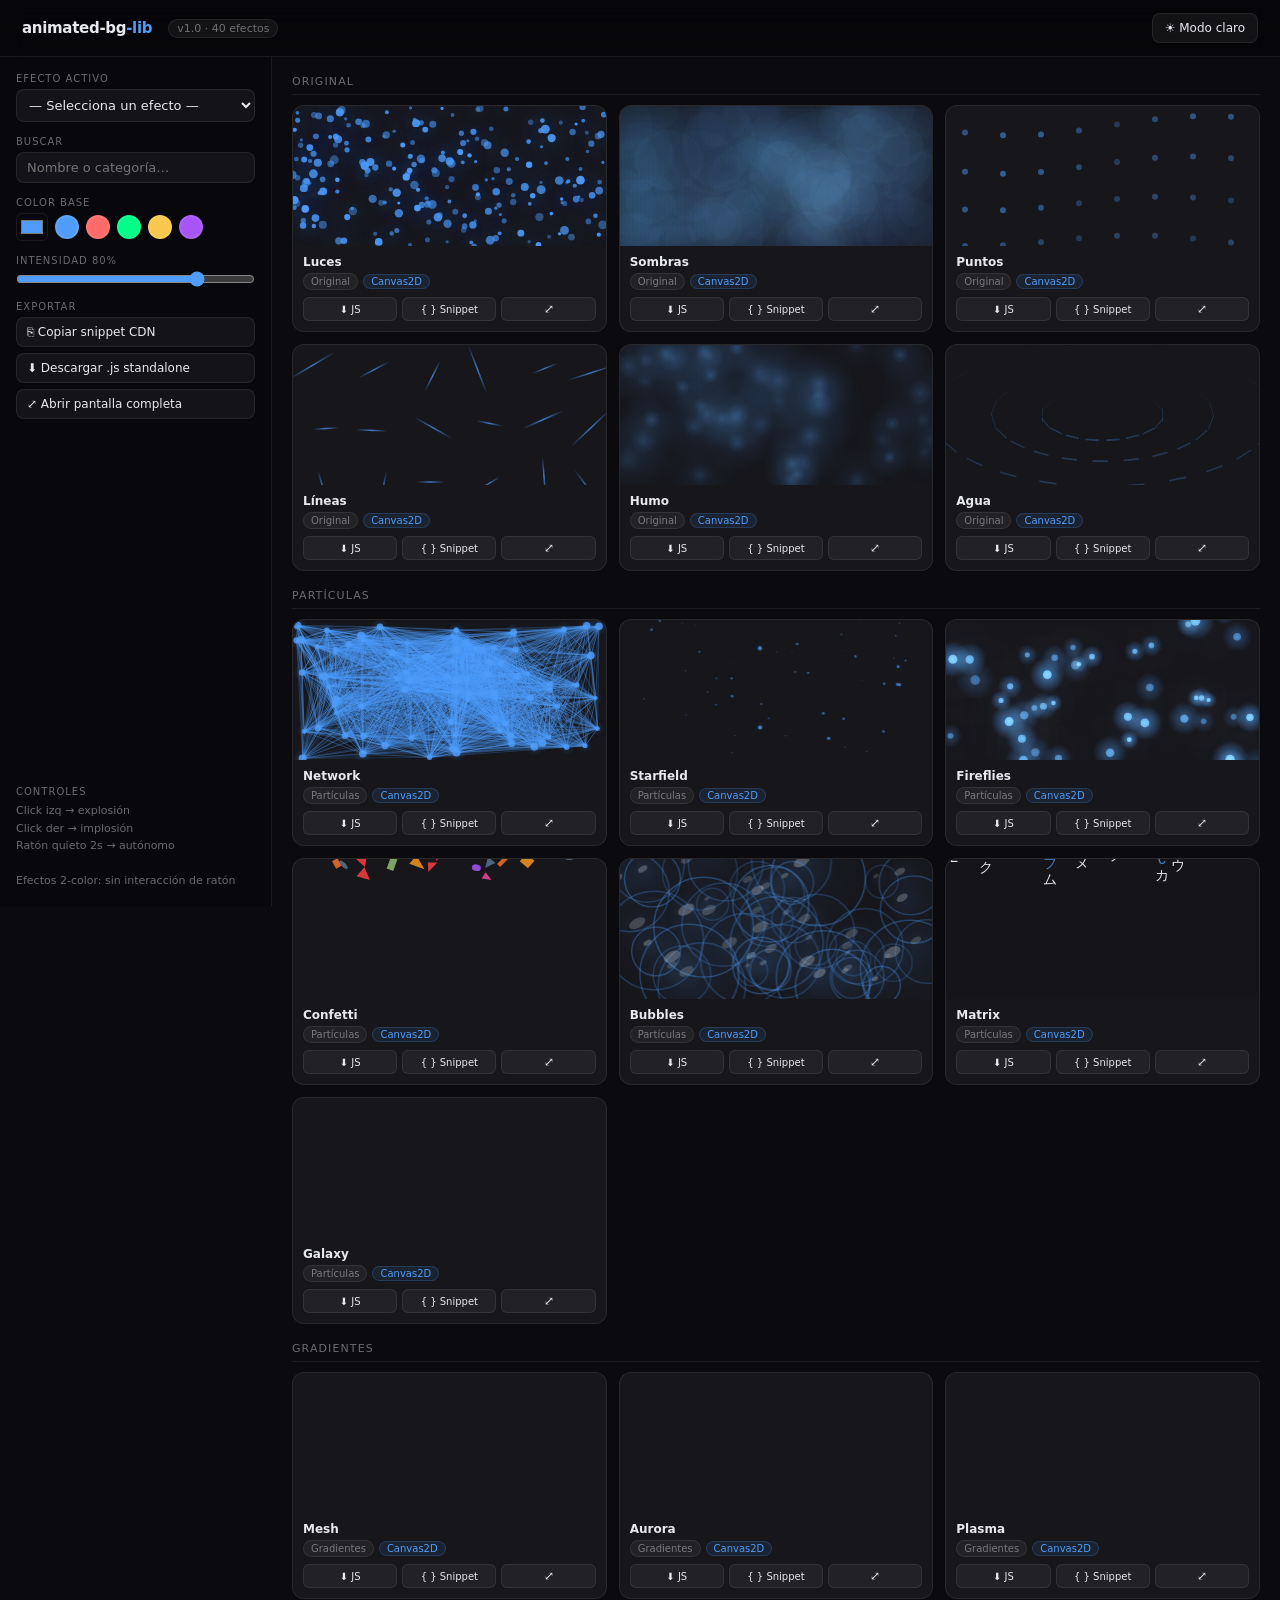
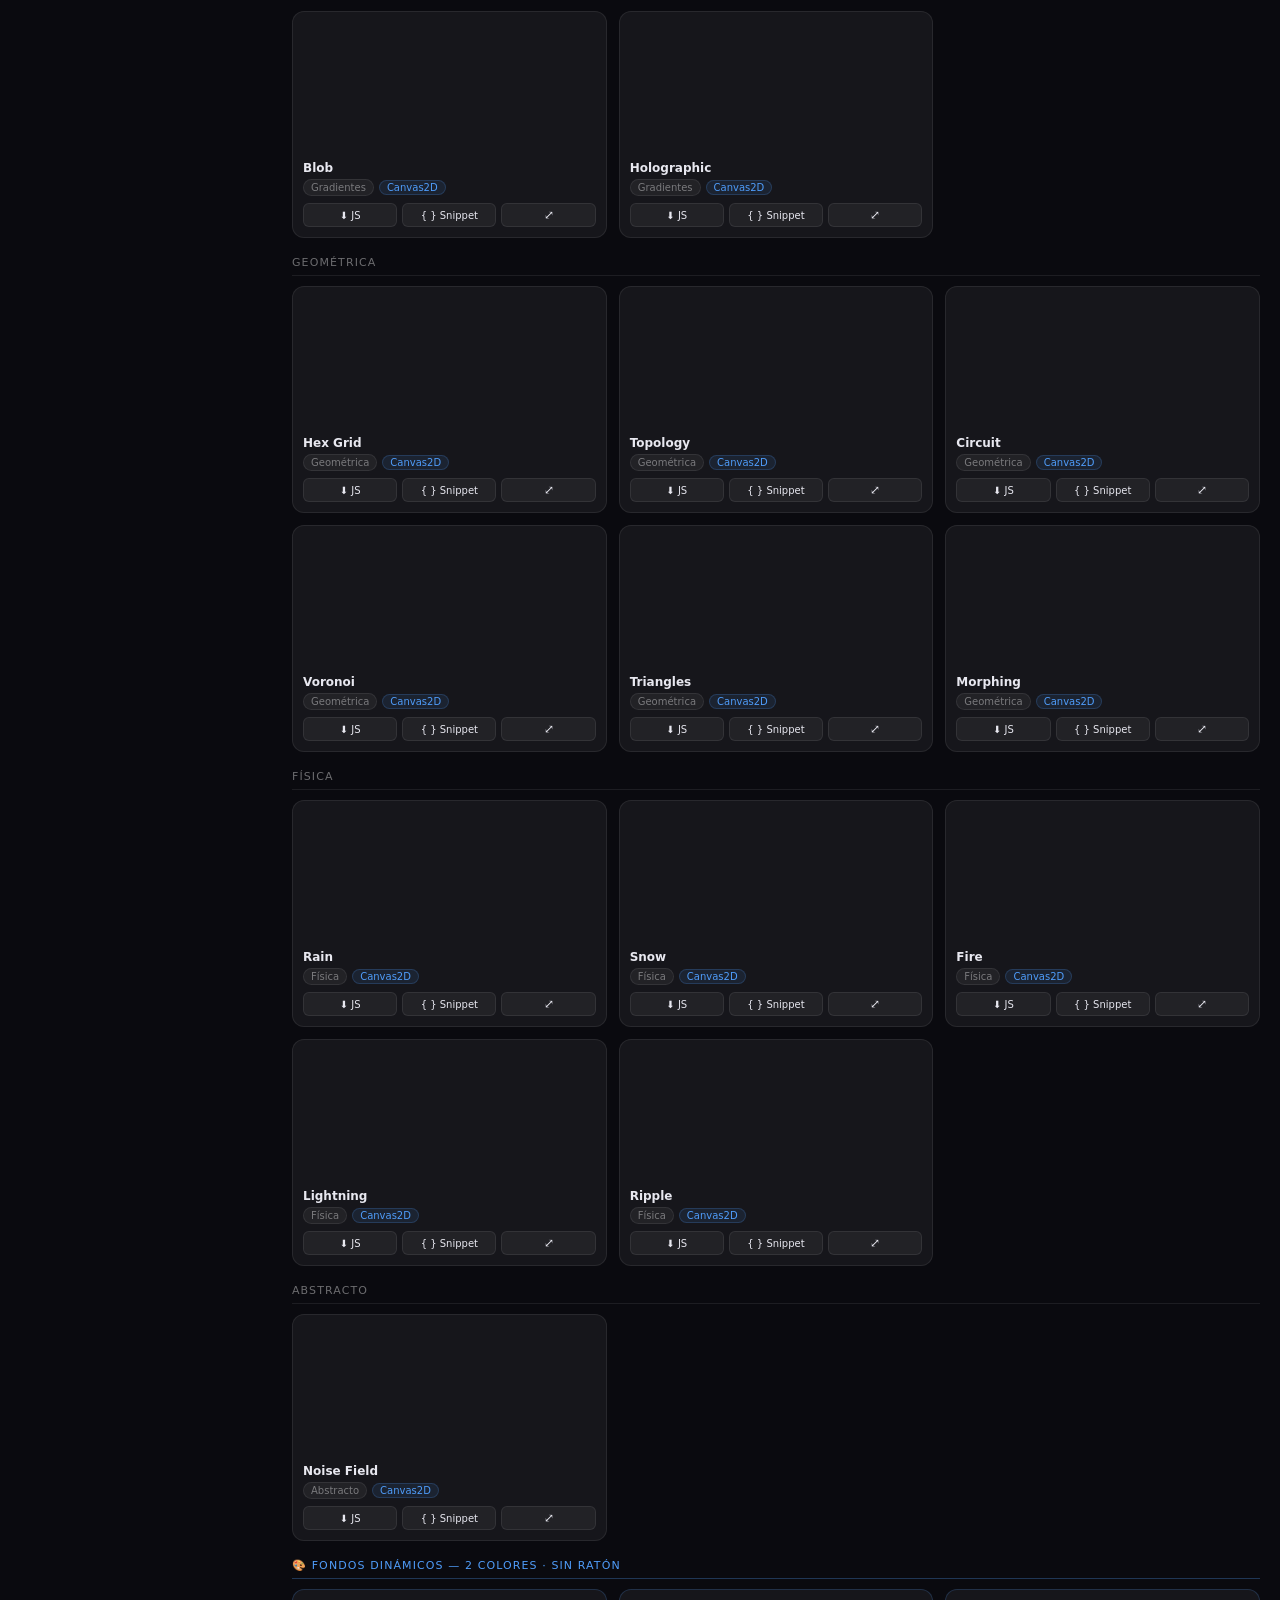
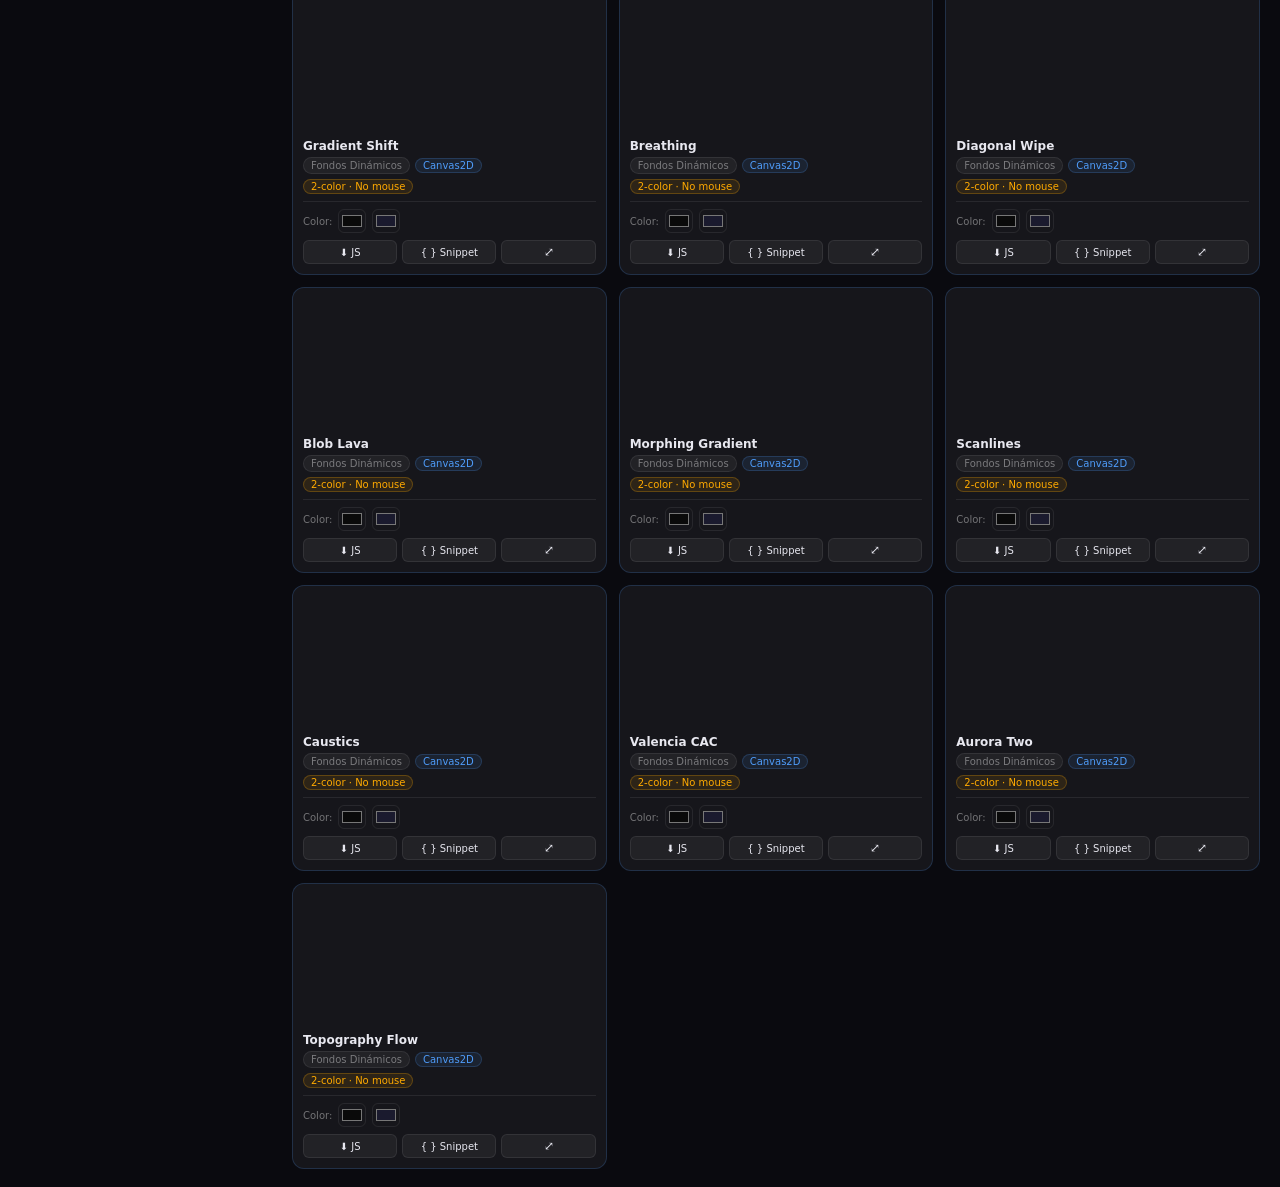
<file: index.html>
<!DOCTYPE html>
<html lang="en">
<head>
  <meta charset="UTF-8">
  <meta name="viewport" content="width=device-width,initial-scale=1">
  <title>animated-bg-lib — 40 Canvas Effects</title>
  <style>
    *, *::before, *::after { box-sizing: border-box; margin: 0; padding: 0; }
    :root {
      --bg: #0a0a0f; --surface: rgba(255,255,255,0.05); --border: rgba(255,255,255,0.08);
      --text: #e8e8f0; --muted: rgba(255,255,255,0.4); --accent: #4f9cf9;
      --panel-w: 272px; --radius: 12px;
    }
    body.light {
      --bg: #f0f0f5; --surface: rgba(0,0,0,0.04); --border: rgba(0,0,0,0.08);
      --text: #111; --muted: rgba(0,0,0,0.45);
    }
    body { background: var(--bg); color: var(--text); font-family: 'Segoe UI', system-ui, sans-serif; min-height: 100vh; display: flex; flex-direction: column; }

    header { display: flex; align-items: center; justify-content: space-between; padding: 13px 22px; border-bottom: 1px solid var(--border); background: rgba(0,0,0,0.35); backdrop-filter: blur(14px); position: sticky; top: 0; z-index: 50; }
    .logo { font-size: 15px; font-weight: 700; letter-spacing: -.02em; }
    .logo span { color: var(--accent); }
    .badge { font-size: 11px; color: var(--muted); background: var(--surface); border: 1px solid var(--border); border-radius: 20px; padding: 2px 8px; margin-left: 8px; }
    .btn-icon { background: var(--surface); border: 1px solid var(--border); border-radius: 8px; padding: 7px 12px; color: var(--text); cursor: pointer; font-size: 12px; transition: background .15s; font-family: inherit; }
    .btn-icon:hover { background: rgba(255,255,255,0.1); }

    .layout { display: flex; flex: 1; }

    .side-panel { width: var(--panel-w); flex-shrink: 0; padding: 16px; border-right: 1px solid var(--border); display: flex; flex-direction: column; gap: 14px; background: rgba(0,0,0,0.2); overflow-y: auto; height: calc(100vh - 51px); position: sticky; top: 51px; }
    .p-label { font-size: 10px; text-transform: uppercase; letter-spacing: .1em; color: var(--muted); margin-bottom: 5px; }
    input[type=search] { width: 100%; background: var(--surface); border: 1px solid var(--border); border-radius: 8px; color: var(--text); padding: 7px 10px; font-size: 13px; outline: none; font-family: inherit; }
    input[type=search]:focus { border-color: var(--accent); }
    #effect-sel { width: 100%; background: var(--surface); border: 1px solid var(--border); border-radius: 8px; color: var(--text); padding: 7px 8px; font-size: 13px; cursor: pointer; font-family: inherit; outline: none; }
    #effect-sel option, #effect-sel optgroup { background: #1a1a2e; color: #eee; }
    body.light #effect-sel option, body.light #effect-sel optgroup { background: #fff; color: #111; }
    .color-row { display: flex; align-items: center; gap: 7px; flex-wrap: wrap; }
    input[type=color] { width: 32px; height: 28px; border: 1px solid var(--border); border-radius: 6px; cursor: pointer; background: none; padding: 2px; flex-shrink: 0; }
    .sw { width: 24px; height: 24px; border-radius: 50%; border: 2px solid var(--border); cursor: pointer; flex-shrink: 0; transition: transform .15s; }
    .sw:hover { transform: scale(1.2); }
    input[type=range] { width: 100%; accent-color: var(--accent); cursor: pointer; }
    .cat-badge { font-size: 10px; padding: 2px 7px; border-radius: 10px; background: var(--surface); border: 1px solid var(--border); color: var(--muted); }
    .p-section { display: flex; flex-direction: column; }
    .export-col { display: flex; flex-direction: column; gap: 6px; }
    .exp-btn { background: var(--surface); border: 1px solid var(--border); border-radius: 8px; color: var(--text); padding: 7px 10px; cursor: pointer; font-size: 12px; text-align: left; transition: background .15s; font-family: inherit; width: 100%; }
    .exp-btn:hover { background: rgba(79,156,249,0.12); border-color: rgba(79,156,249,0.4); }
    .hint { font-size: 11px; color: var(--muted); line-height: 1.6; }

    .grid-area { flex: 1; padding: 18px 20px; overflow-y: auto; }
    .cat-header { font-size: 11px; text-transform: uppercase; letter-spacing: .1em; color: var(--muted); margin: 18px 0 10px; border-bottom: 1px solid var(--border); padding-bottom: 6px; }
    .cat-header:first-child { margin-top: 0; }
    .cat-header.two-color-hdr { color: var(--accent); border-color: rgba(79,156,249,0.3); }
    .grid { display: grid; grid-template-columns: repeat(auto-fill, minmax(250px,1fr)); gap: 12px; }

    /* ── Cards ── */
    .card { border-radius: var(--radius); overflow: hidden; border: 1px solid var(--border); background: var(--surface); cursor: pointer; position: relative; transition: transform .2s, box-shadow .2s, border-color .2s; }
    .card:hover { transform: translateY(-3px); box-shadow: 0 14px 44px rgba(0,0,0,0.55); border-color: rgba(79,156,249,0.35); }
    .card.selected { border-color: var(--accent); box-shadow: 0 0 0 2px rgba(79,156,249,0.25); }
    .card.two-color { border-color: rgba(79,156,249,0.2); }
    canvas.prev { display: block; width: 100%; height: 140px; }
    .card-info { padding: 9px 10px 10px; }
    .card-title { font-size: 12px; font-weight: 600; }
    .card-meta { display: flex; gap: 5px; margin-top: 4px; align-items: center; flex-wrap: wrap; }
    .tech-badge { font-size: 10px; padding: 1px 7px; border-radius: 10px; background: rgba(79,156,249,0.1); border: 1px solid rgba(79,156,249,0.2); color: var(--accent); }
    .nc-badge { font-size: 10px; padding: 1px 7px; border-radius: 10px; background: rgba(255,170,0,0.1); border: 1px solid rgba(255,170,0,0.25); color: #ffaa00; }

    /* Two-color controls inside card */
    .tc-controls { display: flex; align-items: center; gap: 6px; margin-top: 7px; padding-top: 7px; border-top: 1px solid var(--border); }
    .tc-label { font-size: 10px; color: var(--muted); flex-shrink: 0; }
    .tc-controls input[type=color] { width: 28px; height: 24px; padding: 1px; }

    /* Card action buttons */
    .card-actions { display: flex; gap: 5px; margin-top: 7px; }
    .ca-btn { flex: 1; font-size: 10px; padding: 4px 6px; background: var(--surface); border: 1px solid var(--border); border-radius: 6px; color: var(--text); cursor: pointer; text-align: center; transition: background .15s; font-family: inherit; }
    .ca-btn:hover { background: rgba(79,156,249,0.12); border-color: var(--accent); color: var(--accent); }
    .fs-card-btn { font-size: 12px; }

    .hidden { display: none !important; }

    #toast { position: fixed; bottom: 22px; right: 22px; background: #1a1a2e; border: 1px solid rgba(79,156,249,0.3); color: #fff; padding: 10px 16px; border-radius: 9px; font-size: 13px; z-index: 200; transform: translateY(50px); opacity: 0; transition: all .28s; pointer-events: none; }
    #toast.show { transform: translateY(0); opacity: 1; }
  </style>
</head>
<body>
  <header>
    <div style="display:flex;align-items:center;gap:8px">
      <div class="logo">animated-bg<span>-lib</span></div>
      <span class="badge">v1.0 · 40 efectos</span>
    </div>
    <div style="display:flex;gap:8px">
      <button class="btn-icon" id="theme-btn">☀ Modo claro</button>
    </div>
  </header>

  <div class="layout">
    <aside class="side-panel">
      <div class="p-section">
        <div class="p-label">Efecto activo</div>
        <select id="effect-sel"></select>
      </div>
      <div class="p-section" id="active-section" style="display:none">
        <div style="display:flex;gap:6px;flex-wrap:wrap;margin-top:2px">
          <span id="active-cat" class="cat-badge"></span>
          <span id="active-tech" class="tech-badge"></span>
        </div>
      </div>
      <div class="p-section">
        <div class="p-label">Buscar</div>
        <input type="search" id="search" placeholder="Nombre o categoría…">
      </div>
      <div class="p-section" id="single-color-panel">
        <div class="p-label">Color base</div>
        <div class="color-row">
          <input type="color" id="color-pick" value="#4f9cf9">
          <div class="sw" data-c="#4f9cf9" style="background:#4f9cf9"></div>
          <div class="sw" data-c="#ff6b6b" style="background:#ff6b6b"></div>
          <div class="sw" data-c="#00ff88" style="background:#00ff88"></div>
          <div class="sw" data-c="#f9c74f" style="background:#f9c74f"></div>
          <div class="sw" data-c="#a855f7" style="background:#a855f7"></div>
        </div>
      </div>
      <div class="p-section">
        <div class="p-label">Intensidad <span id="int-val">80%</span></div>
        <input type="range" id="intensity" min="10" max="100" value="80" step="5">
      </div>
      <div class="p-section">
        <div class="p-label">Exportar</div>
        <div class="export-col">
          <button class="exp-btn" id="btn-cdn">⎘ Copiar snippet CDN</button>
          <button class="exp-btn" id="btn-js">⬇ Descargar .js standalone</button>
          <button class="exp-btn" id="btn-fs">⤢ Abrir pantalla completa</button>
        </div>
      </div>
      <div class="p-section" style="margin-top:auto">
        <div class="p-label">Controles</div>
        <div class="hint">Click izq → explosión<br>Click der → implosión<br>Ratón quieto 2s → autónomo<br><br>Efectos 2-color: sin interacción de ratón</div>
      </div>
    </aside>

    <main class="grid-area" id="grid-area"></main>
  </div>

  <div id="toast"></div>

  <script type="module">
    import { EFFECTS, AnimatedBG } from './src/index.js';

    // ── State ──────────────────────────────────────────────────────────────
    let color = '#4f9cf9', intensity = 0.8, darkMode = true, activeKey = null;
    const instances = new Map();  // key → { bg, color1, color2, speed }

    // Default two-color palette by mode
    const tc1dark = '#0a0a0a', tc2dark = '#1a1a2e';
    const tc1light = '#ffffff', tc2light = '#f0f4ff';

    // ── Populate effect <select> ────────────────────────────────────────────
    const effSel = document.getElementById('effect-sel');
    const catGroups = {};
    for (const [k, m] of Object.entries(EFFECTS)) (catGroups[m.category] ??= []).push([k, m]);
    const emptyOpt = Object.assign(document.createElement('option'), { value: '', textContent: '— Selecciona un efecto —', disabled: true, selected: true });
    effSel.appendChild(emptyOpt);
    for (const [cat, items] of Object.entries(catGroups)) {
      const og = document.createElement('optgroup'); og.label = cat;
      for (const [k, m] of items) {
        const opt = document.createElement('option'); opt.value = k; opt.textContent = m.label; og.appendChild(opt);
      }
      effSel.appendChild(og);
    }

    // ── Build gallery grid ──────────────────────────────────────────────────
    const gridArea = document.getElementById('grid-area');

    for (const [cat, items] of Object.entries(catGroups)) {
      const hdr = Object.assign(document.createElement('div'), {
        className: 'cat-header' + (cat === 'Fondos Dinámicos' ? ' two-color-hdr' : ''),
        textContent: cat === 'Fondos Dinámicos' ? '🎨 ' + cat + ' — 2 colores · Sin ratón' : cat,
      });
      gridArea.appendChild(hdr);
      const grid = Object.assign(document.createElement('div'), { className: 'grid' });
      gridArea.appendChild(grid);

      for (const [key, meta] of items) {
        const isTwoColor = meta.twoColor === true;
        const card = document.createElement('div');
        card.className = 'card' + (isTwoColor ? ' two-color' : '');
        card.dataset.key = key;
        card.dataset.cat = meta.category;
        card.dataset.label = meta.label.toLowerCase();
        card.dataset.twoColor = isTwoColor ? '1' : '';

        const cv = document.createElement('canvas');
        cv.className = 'prev'; cv.width = 260; cv.height = 140;
        card.appendChild(cv);

        const info = document.createElement('div');
        info.className = 'card-info';
        info.innerHTML = `<div class="card-title">${meta.label}</div>
          <div class="card-meta">
            <span class="cat-badge">${meta.category}</span>
            <span class="tech-badge">${meta.tech}</span>
            ${isTwoColor ? '<span class="nc-badge">2-color · No mouse</span>' : ''}
          </div>`;

        if (isTwoColor) {
          const tcRow = document.createElement('div');
          tcRow.className = 'tc-controls';
          tcRow.innerHTML = `<span class="tc-label">Color:</span>
            <input type="color" class="c1-inp" value="${darkMode ? tc1dark : tc1light}" title="Color 1">
            <input type="color" class="c2-inp" value="${darkMode ? tc2dark : tc2light}" title="Color 2">`;
          info.appendChild(tcRow);
        }

        const actions = document.createElement('div');
        actions.className = 'card-actions';
        actions.innerHTML = `
          <button class="ca-btn dl-btn" title="Descargar standalone JS">⬇ JS</button>
          <button class="ca-btn snip-btn" title="Copiar snippet">{ } Snippet</button>
          <button class="ca-btn fs-card-btn" title="Pantalla completa">⤢</button>`;
        info.appendChild(actions);
        card.appendChild(info);
        grid.appendChild(card);
      }
    }

    // ── Lazy init via IntersectionObserver ─────────────────────────────────
    const io = new IntersectionObserver(entries => {
      for (const { target, isIntersecting } of entries) {
        const key = target.dataset.key;
        const cv  = target.querySelector('canvas.prev');
        const isTwoColor = target.dataset.twoColor === '1';
        if (isIntersecting) {
          if (!instances.has(key)) {
            const opts = isTwoColor
              ? { effect: key, color1: darkMode ? tc1dark : tc1light, color2: darkMode ? tc2dark : tc2light, speed: 0.5, darkMode }
              : { effect: key, color, intensity, darkMode };
            try {
              const bg = new AnimatedBG(cv, opts).start();
              instances.set(key, { bg, isTwoColor });
            } catch(e) { console.warn(`Effect "${key}":`, e.message); }
          } else {
            instances.get(key).bg.start();
          }
        } else {
          instances.get(key)?.bg.stop();
        }
      }
    }, { threshold: 0.05, rootMargin: '120px' });

    document.querySelectorAll('.card').forEach(c => io.observe(c));

    // ── Card click → set active ─────────────────────────────────────────────
    gridArea.addEventListener('click', e => {
      const card = e.target.closest('.card'); if (!card) return;
      const key = card.dataset.key;

      // Fullscreen button
      if (e.target.closest('.fs-card-btn')) { openPreview(key); return; }

      // Download standalone JS
      if (e.target.closest('.dl-btn')) { downloadStandalone(key, card); return; }

      // Snippet button
      if (e.target.closest('.snip-btn')) { copySnippet(key, card); return; }

      // Two-color inputs — let browser handle natively
      if (e.target.matches('.c1-inp') || e.target.matches('.c2-inp')) return;

      setActive(key, card);
    });

    // Two-color inputs: update live
    gridArea.addEventListener('input', e => {
      const card = e.target.closest('.card'); if (!card) return;
      const key = card.dataset.key;
      const inst = instances.get(key);
      if (!inst?.isTwoColor) return;
      if (e.target.classList.contains('c1-inp')) inst.bg.setColor1(e.target.value);
      if (e.target.classList.contains('c2-inp')) inst.bg.setColor2(e.target.value);
    });

    function setActive(key, card) {
      activeKey = key;
      effSel.value = key;
      document.querySelectorAll('.card').forEach(c => c.classList.toggle('selected', c === card));
      const meta = EFFECTS[key];
      document.getElementById('active-section').style.display = '';
      document.getElementById('active-cat').textContent  = meta.category;
      document.getElementById('active-tech').textContent = meta.tech;
      // Show/hide single-color panel
      document.getElementById('single-color-panel').style.display = meta.twoColor ? 'none' : '';
      card?.scrollIntoView({ behavior: 'smooth', block: 'nearest' });
    }

    effSel.addEventListener('change', () => {
      const key = effSel.value; if (!key) return;
      const card = document.querySelector(`.card[data-key="${key}"]`);
      setActive(key, card);
    });

    function openPreview(key) {
      const eff = key || activeKey || 'lights';
      const inst = instances.get(eff);
      const isTwoColor = inst?.isTwoColor || EFFECTS[eff]?.twoColor;
      let url = `preview.html?effect=${eff}&dark=${darkMode}`;
      if (isTwoColor) {
        const card = document.querySelector(`.card[data-key="${eff}"]`);
        const c1 = card?.querySelector('.c1-inp')?.value || (darkMode ? tc1dark : tc1light);
        const c2 = card?.querySelector('.c2-inp')?.value || (darkMode ? tc2dark : tc2light);
        url += `&c1=${encodeURIComponent(c1)}&c2=${encodeURIComponent(c2)}&speed=0.5`;
      } else {
        url += `&color=${encodeURIComponent(color)}&intensity=${intensity}`;
      }
      window.open(url, '_blank');
    }

    // ── Standalone JS export ────────────────────────────────────────────────
    function downloadStandalone(key, card) {
      const inst = instances.get(key);
      let code = null;
      if (inst?.isTwoColor || EFFECTS[key]?.twoColor) {
        const c1 = card?.querySelector('.c1-inp')?.value || tc1dark;
        const c2 = card?.querySelector('.c2-inp')?.value || tc2dark;
        code = inst?.bg?.getStandaloneCode?.() || null;
        // Re-generate with current colors if possible
        if (!code) {
          const tempBg = new AnimatedBG(document.createElement('canvas'),
            { effect: key, color1: c1, color2: c2, speed: 0.5, darkMode });
          code = tempBg.getStandaloneCode();
          tempBg.destroy();
        }
      }
      if (!code) {
        // For regular effects: generate a module snippet
        code = generateModuleSnippet(key);
      }
      const blob = new Blob([code], { type: 'text/javascript' });
      const a = Object.assign(document.createElement('a'), {
        href: URL.createObjectURL(blob),
        download: key + '.standalone.js',
      });
      a.click(); URL.revokeObjectURL(a.href);
      toast('⬇ Descargando ' + key + '.standalone.js');
    }

    function generateModuleSnippet(key) {
      const meta = EFFECTS[key];
      return `/**
 * ${meta?.label || key} — animated-bg-lib
 * Este efecto usa ES Modules. Consulta: https://github.com/tu/animated-bg-lib
 *
 * Uso rápido (requiere servidor HTTP, no file://):
 *   import { AnimatedBG } from './src/index.js';
 *   new AnimatedBG('#canvas', { effect: '${key}', color: '${color}', intensity: ${intensity} }).start();
 */
// Para un bundle autocontenido, ejecuta: npm run build
// y usa dist/animated-bg.min.js con window.AnimatedBGLib.AnimatedBG
`;
    }

    function copySnippet(key, card) {
      const meta = EFFECTS[key];
      let snippet;
      if (meta?.twoColor) {
        const c1 = card?.querySelector('.c1-inp')?.value || tc1dark;
        const c2 = card?.querySelector('.c2-inp')?.value || tc2dark;
        snippet = `<canvas id="bg" style="position:fixed;inset:0;width:100%;height:100%"></canvas>\n<script src="${key}.standalone.js"><\/script>\n<script>AnimatedBGEffect.initBackground(document.getElementById('bg'), {color1:'${c1}',color2:'${c2}',speed:0.5})<\/script>`;
      } else {
        snippet = `<canvas id="bg" style="position:fixed;inset:0;width:100%;height:100%"></canvas>\n<script type="module">\n  import { AnimatedBG } from './src/index.js';\n  new AnimatedBG('#bg', { effect: '${key}', color: '${color}', intensity: ${intensity} }).start();\n<\/script>`;
      }
      navigator.clipboard.writeText(snippet)
        .then(() => toast('✓ Snippet copiado'))
        .catch(() => toast('⚠ No se pudo copiar'));
    }

    // ── Single-color controls ───────────────────────────────────────────────
    function applyToSingle() {
      instances.forEach(({ bg, isTwoColor }) => {
        if (!isTwoColor) bg.setColor(color).setIntensity(intensity).setDarkMode(darkMode);
      });
    }

    document.getElementById('color-pick').addEventListener('input', e => { color = e.target.value; applyToSingle(); });
    document.querySelectorAll('.sw').forEach(s => s.addEventListener('click', () => {
      color = s.dataset.c; document.getElementById('color-pick').value = color; applyToSingle();
    }));
    document.getElementById('intensity').addEventListener('input', e => {
      intensity = +e.target.value / 100;
      document.getElementById('int-val').textContent = e.target.value + '%';
      applyToSingle();
    });

    // ── Theme toggle ────────────────────────────────────────────────────────
    const themeBtn = document.getElementById('theme-btn');
    themeBtn.addEventListener('click', () => {
      darkMode = !darkMode;
      document.body.classList.toggle('light', !darkMode);
      themeBtn.textContent = darkMode ? '☀ Modo claro' : '🌙 Modo oscuro';
      instances.forEach(({ bg, isTwoColor }) => {
        bg.setDarkMode(darkMode);
        if (!isTwoColor) bg.setColor(color);
      });
      // Update two-color default inputs
      document.querySelectorAll('.c1-inp').forEach(el => { if (el.value === tc1dark || el.value === tc1light) el.value = darkMode ? tc1dark : tc1light; });
      document.querySelectorAll('.c2-inp').forEach(el => { if (el.value === tc2dark || el.value === tc2light) el.value = darkMode ? tc2dark : tc2light; });
    });

    // ── Search ──────────────────────────────────────────────────────────────
    document.getElementById('search').addEventListener('input', e => {
      const q = e.target.value.toLowerCase().trim();
      document.querySelectorAll('.card').forEach(c => {
        c.classList.toggle('hidden', q && !c.dataset.label.includes(q) && !c.dataset.cat.toLowerCase().includes(q));
      });
      document.querySelectorAll('.cat-header').forEach(h => {
        const g = h.nextElementSibling;
        const vis = !g || [...g.querySelectorAll('.card')].some(c => !c.classList.contains('hidden'));
        h.classList.toggle('hidden', !vis);
        g?.classList.toggle('hidden', !vis);
      });
    });

    // ── Global export buttons ───────────────────────────────────────────────
    function toast(msg) {
      const t = document.getElementById('toast');
      t.textContent = msg; t.classList.add('show');
      setTimeout(() => t.classList.remove('show'), 2600);
    }

    document.getElementById('btn-cdn').addEventListener('click', () => {
      const eff = activeKey || 'lights';
      const card = document.querySelector(`.card[data-key="${eff}"]`);
      copySnippet(eff, card);
    });

    document.getElementById('btn-js').addEventListener('click', () => {
      const eff = activeKey || 'lights';
      const card = document.querySelector(`.card[data-key="${eff}"]`);
      downloadStandalone(eff, card);
    });

    document.getElementById('btn-fs').addEventListener('click', () => openPreview(activeKey || 'lights'));
  </script>
</body>
</html>
</file>
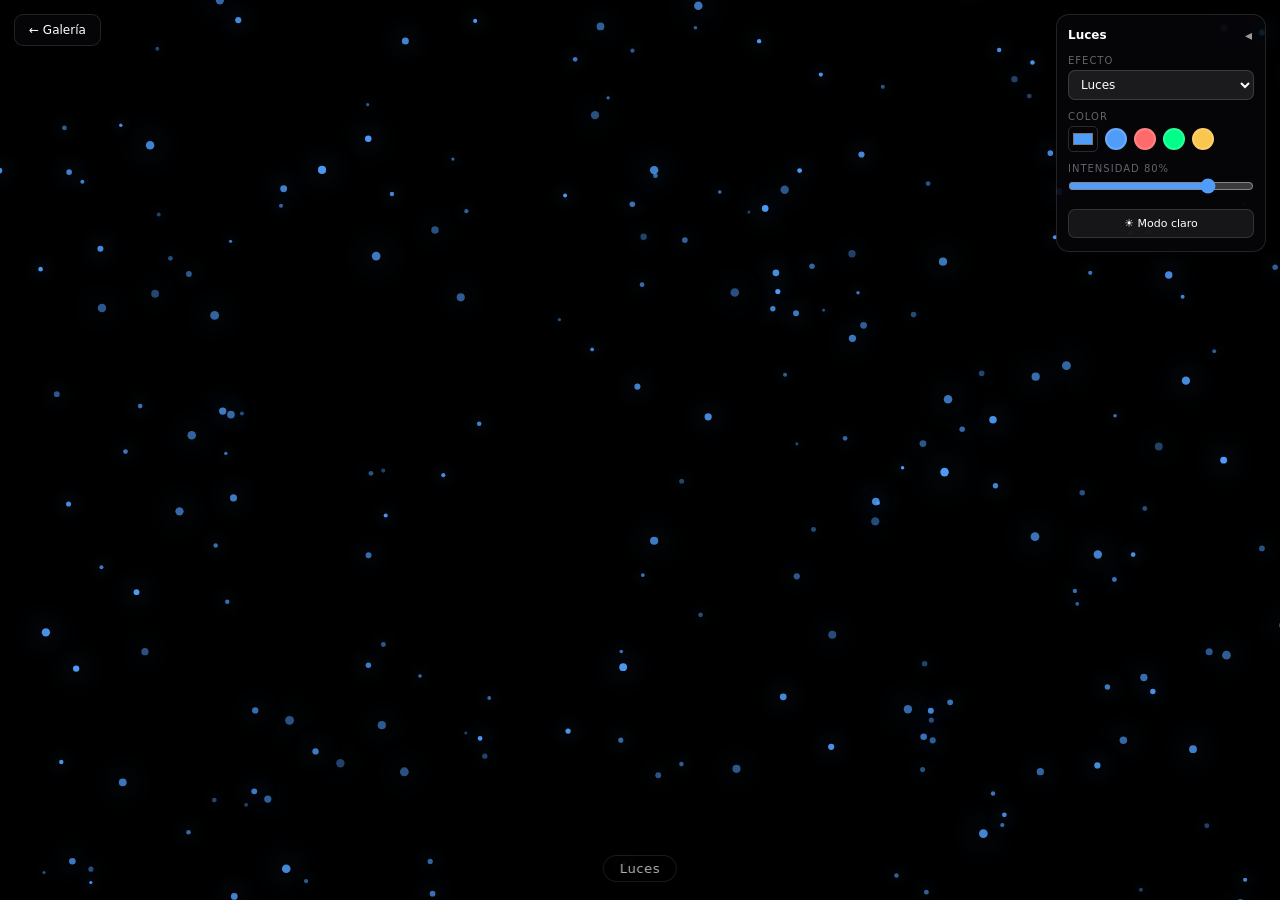
<file: preview.html>
<!DOCTYPE html>
<html lang="en">
<head>
  <meta charset="UTF-8">
  <meta name="viewport" content="width=device-width,initial-scale=1">
  <title>Preview — animated-bg-lib</title>
  <style>
    *, *::before, *::after { box-sizing: border-box; margin: 0; padding: 0; }
    body { background: #000; overflow: hidden; width: 100vw; height: 100vh; font-family: 'Segoe UI', system-ui, sans-serif; }
    body.light { background: #f0f0f5; }
    #bg { position: fixed; inset: 0; width: 100%; height: 100%; display: block; cursor: crosshair; }

    /* ── Floating panel ── */
    #panel {
      position: fixed; top: 14px; right: 14px; width: 210px;
      background: rgba(8,8,12,0.68); backdrop-filter: blur(18px);
      border: 1px solid rgba(255,255,255,0.12); border-radius: 13px; z-index: 100;
      transition: width .25s, opacity .25s;
    }
    #panel.collapsed { width: 42px; }
    #ph {
      display: flex; align-items: center; justify-content: space-between;
      padding: 10px 11px; cursor: pointer; user-select: none; gap: 8px;
    }
    #ptitle { font-size: 12px; font-weight: 600; color: #fff; white-space: nowrap; overflow: hidden; flex: 1; }
    #tcol { background: none; border: none; color: rgba(255,255,255,0.6); cursor: pointer; font-size: 14px; flex-shrink: 0; padding: 2px; }
    #pb { padding: 0 11px 13px; display: flex; flex-direction: column; gap: 11px; }
    #panel.collapsed #pb,
    #panel.collapsed #ptitle { display: none; }

    .pl { font-size: 10px; text-transform: uppercase; letter-spacing: .1em; color: rgba(255,255,255,0.38); margin-bottom: 4px; }
    select {
      width: 100%; background: rgba(255,255,255,0.09); border: 1px solid rgba(255,255,255,0.14);
      border-radius: 7px; color: #fff; padding: 6px 8px; font-size: 12px; cursor: pointer; font-family: inherit;
    }
    select option { background: #1a1a2e; color: #fff; }
    .crow { display: flex; gap: 7px; align-items: center; }
    input[type=color] { width: 30px; height: 26px; border: 1px solid rgba(255,255,255,0.15); border-radius: 5px; cursor: pointer; background: none; padding: 2px; flex-shrink: 0; }
    .sw { width: 22px; height: 22px; border-radius: 50%; border: 2px solid rgba(255,255,255,0.15); cursor: pointer; flex-shrink: 0; transition: transform .15s; }
    .sw:hover { transform: scale(1.2); border-color: rgba(255,255,255,0.5); }
    input[type=range] { width: 100%; accent-color: #4f9cf9; cursor: pointer; }
    .pbtn {
      background: rgba(255,255,255,0.07); border: 1px solid rgba(255,255,255,0.12);
      border-radius: 7px; color: #fff; padding: 7px 10px; cursor: pointer;
      font-size: 11px; width: 100%; font-family: inherit; transition: background .15s;
    }
    .pbtn:hover { background: rgba(255,255,255,0.14); }

    /* ── Back button ── */
    #back {
      position: fixed; top: 14px; left: 14px; z-index: 100;
      background: rgba(8,8,12,0.68); backdrop-filter: blur(18px);
      border: 1px solid rgba(255,255,255,0.12); border-radius: 9px;
      color: #fff; padding: 8px 14px; cursor: pointer; font-size: 12px; font-family: inherit;
      transition: background .15s;
    }
    #back:hover { background: rgba(255,255,255,0.1); }

    /* ── Effect label ── */
    #elabel {
      position: fixed; bottom: 18px; left: 50%; transform: translateX(-50%); z-index: 100;
      background: rgba(0,0,0,0.4); backdrop-filter: blur(8px);
      border: 1px solid rgba(255,255,255,0.1); border-radius: 20px;
      color: rgba(255,255,255,0.7); padding: 5px 16px; font-size: 13px;
      letter-spacing: 0.05em; pointer-events: none;
    }
  </style>
</head>
<body>
  <canvas id="bg"></canvas>
  <button id="back">← Galería</button>
  <div id="elabel"></div>

  <div id="panel">
    <div id="ph">
      <span id="ptitle">Controls</span>
      <button id="tcol" title="Colapsar">◂</button>
    </div>
    <div id="pb">

      <div>
        <div class="pl">Efecto</div>
        <select id="esel"></select>
      </div>

      <div>
        <div class="pl">Color</div>
        <div class="crow">
          <input type="color" id="cp" value="#4f9cf9">
          <div class="sw" data-c="#4f9cf9" style="background:#4f9cf9"></div>
          <div class="sw" data-c="#ff6b6b" style="background:#ff6b6b"></div>
          <div class="sw" data-c="#00ff88" style="background:#00ff88"></div>
          <div class="sw" data-c="#f9c74f" style="background:#f9c74f"></div>
        </div>
      </div>

      <div>
        <div class="pl">Intensidad <span id="iv">80%</span></div>
        <input type="range" id="isl" min="10" max="100" value="80" step="5">
      </div>

      <button class="pbtn" id="thbtn">☀ Modo claro</button>
    </div>
  </div>

  <script type="module">
    import { AnimatedBG, EFFECTS } from './src/index.js';

    // ── Params ──────────────────────────────────────────────────────────────
    const p   = new URLSearchParams(location.search);
    let effect    = p.get('effect')    || 'lights';
    let color     = p.get('color')     || '#4f9cf9';
    let intensity = parseFloat(p.get('intensity') || '0.8');
    let darkMode  = p.get('dark') !== 'false';

    if (!darkMode) document.body.classList.add('light');

    // ── Canvas + AnimatedBG ─────────────────────────────────────────────────
    const canvas = document.getElementById('bg');
    canvas.width  = innerWidth;
    canvas.height = innerHeight;
    const bg = new AnimatedBG(canvas, { effect, color, intensity, darkMode }).start();
    window.addEventListener('resize', () => { canvas.width = innerWidth; canvas.height = innerHeight; });

    // ── Populate <select> ───────────────────────────────────────────────────
    const sel = document.getElementById('esel');
    const cats = {};
    for (const [k, m] of Object.entries(EFFECTS)) (cats[m.category] ??= []).push([k, m]);
    for (const [cat, items] of Object.entries(cats)) {
      const og = document.createElement('optgroup');
      og.label = cat;
      for (const [k, m] of items) {
        const opt = document.createElement('option');
        opt.value = k; opt.textContent = m.label;
        if (k === effect) opt.selected = true;
        og.appendChild(opt);
      }
      sel.appendChild(og);
    }

    // ── Update label ────────────────────────────────────────────────────────
    function updateLabel() {
      const label = EFFECTS[effect]?.label || effect;
      document.getElementById('elabel').textContent = label;
      document.getElementById('ptitle').textContent  = label;
    }
    updateLabel();

    // ── Effect switcher ─────────────────────────────────────────────────────
    sel.addEventListener('change', () => { effect = sel.value; bg.setEffect(effect); updateLabel(); });

    // ── Color ───────────────────────────────────────────────────────────────
    document.getElementById('cp').value = color;
    document.getElementById('cp').addEventListener('input', e => { color = e.target.value; bg.setColor(color); });
    document.querySelectorAll('.sw').forEach(s => s.addEventListener('click', () => {
      color = s.dataset.c; document.getElementById('cp').value = color; bg.setColor(color);
    }));

    // ── Intensity ───────────────────────────────────────────────────────────
    document.getElementById('isl').value = Math.round(intensity * 100);
    document.getElementById('isl').addEventListener('input', e => {
      intensity = +e.target.value / 100;
      document.getElementById('iv').textContent = e.target.value + '%';
      bg.setIntensity(intensity);
    });

    // ── Theme ───────────────────────────────────────────────────────────────
    const thbtn = document.getElementById('thbtn');
    thbtn.addEventListener('click', () => {
      darkMode = !darkMode;
      document.body.classList.toggle('light', !darkMode);
      thbtn.textContent = darkMode ? '☀ Modo claro' : '🌙 Modo oscuro';
      bg.setDarkMode(darkMode);
    });

    // ── Collapse panel ──────────────────────────────────────────────────────
    let collapsed = false;
    document.getElementById('ph').addEventListener('click', () => {
      collapsed = !collapsed;
      document.getElementById('panel').classList.toggle('collapsed', collapsed);
      document.getElementById('tcol').textContent = collapsed ? '▸' : '◂';
    });

    // ── Back ────────────────────────────────────────────────────────────────
    document.getElementById('back').addEventListener('click', () => {
      if (history.length > 1) history.back(); else location.href = 'index.html';
    });
  </script>
</body>
</html>
</file>
